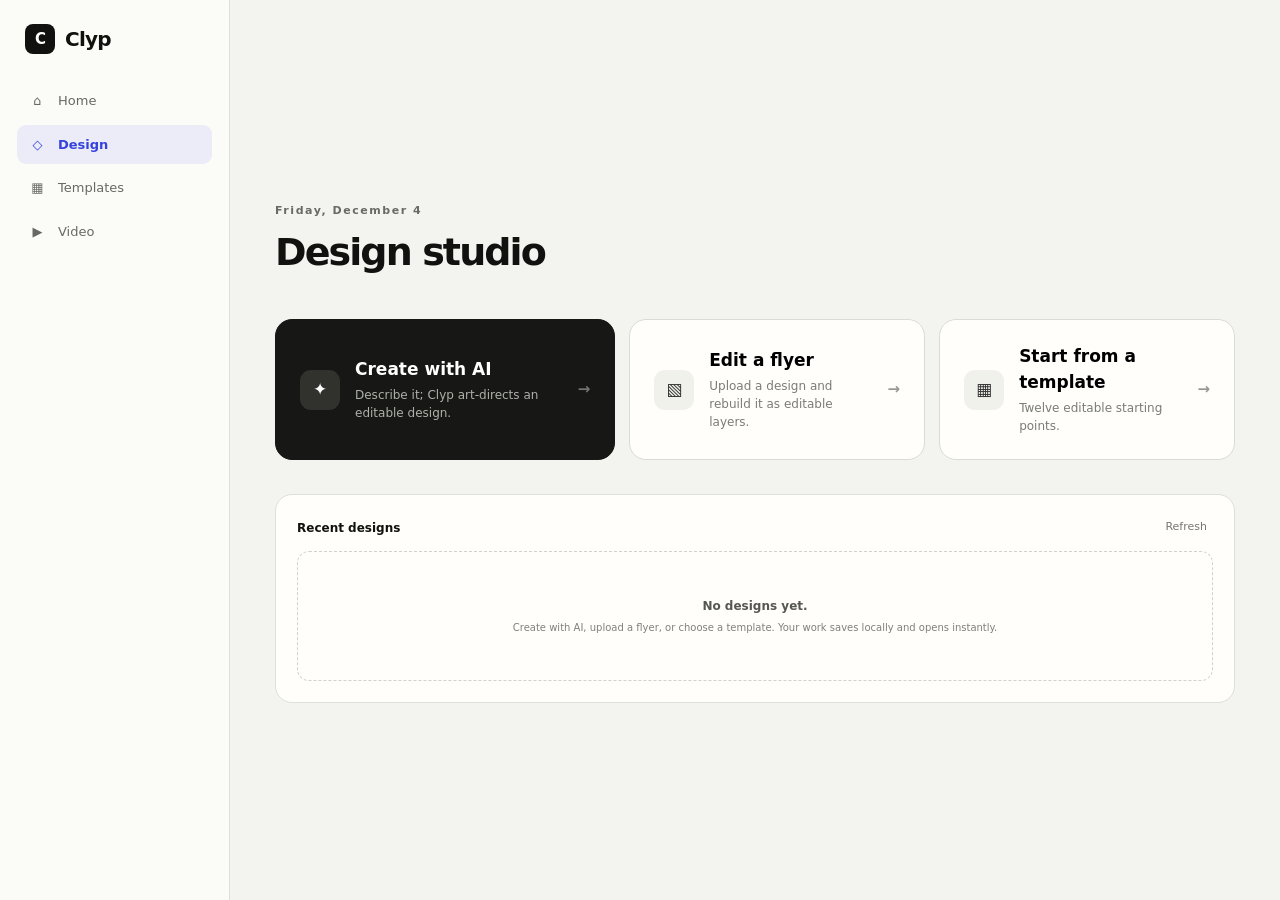
<file: app.html>
<!doctype html>
<html lang="en">
<head>
  <meta charset="utf-8">
  <meta name="viewport" content="width=device-width,initial-scale=1,viewport-fit=cover">
  <title>Clyp Design</title>
  <link rel="stylesheet" href="styles.css">
</head>
<body class="app-body">
<aside class="app-sidebar">
  <a class="brand" href="index.html"><span class="brand-mark">C</span><span>Clyp</span></a>
  <nav><a href="index.html"><span>⌂</span>Home</a><a class="selected" href="app.html"><span>◇</span>Design</a><a href="templates.html"><span>▦</span>Templates</a><a href="video.html"><span>▶</span>Video</a></nav>
</aside>
<main class="dashboard">
  <div class="dash-header"><div><span class="kicker" id="todayLabel"></span><h1>Design studio</h1></div></div>
  <div class="action-grid">
    <button class="action-card primary-action" data-action="ai"><span class="action-icon">✦</span><div><strong>Create with AI</strong><p>Describe it; Clyp art-directs an editable design.</p></div><b class="arrow">→</b></button>
    <button class="action-card" data-action="upload"><span class="action-icon">▧</span><div><strong>Edit a flyer</strong><p>Upload a design and rebuild it as editable layers.</p></div><b class="arrow">→</b></button>
    <button class="action-card" data-action="template"><span class="action-icon">▦</span><div><strong>Start from a template</strong><p>Twelve editable starting points.</p></div><b class="arrow">→</b></button>
  </div>
  <div class="recent-block">
    <div class="panel-heading"><span>Recent designs</span><button class="text-btn" id="refreshProjects" type="button">Refresh</button></div>
    <div class="recent-grid" id="recentProjects"></div>
  </div>
</main>
<div class="modal" id="createModal" aria-hidden="true"><div class="modal-card"><button class="modal-close" data-close aria-label="Close">×</button><div id="modalContent"></div></div></div>
<input type="file" id="flyerUpload" accept="image/png,image/jpeg,image/webp,application/pdf" hidden>
<script src="js/bootstrap.js"></script><script src="js/dashboard.js"></script>
</body>
</html>
</file>
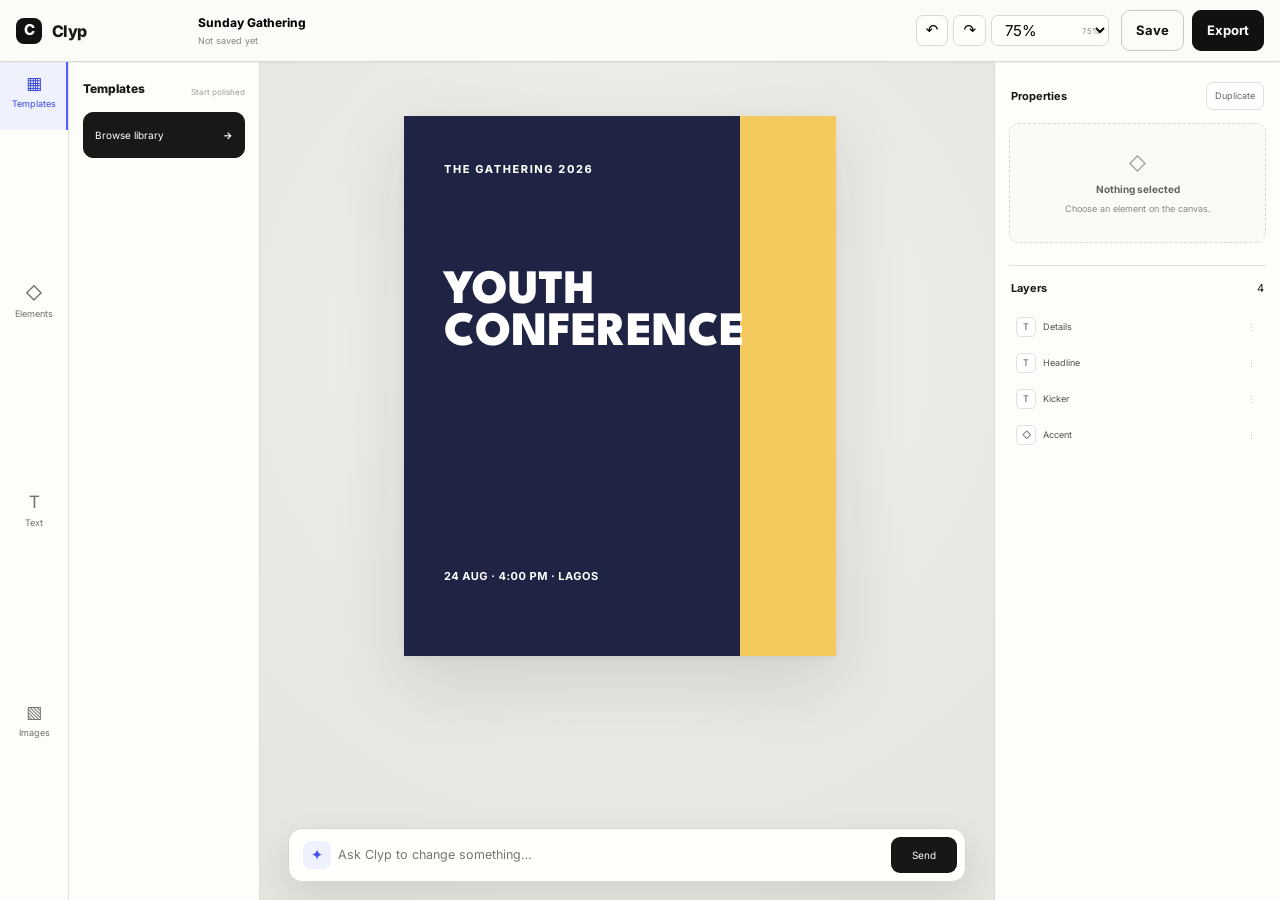
<file: editor.html>
<!doctype html>
<html lang="en">
<head>
  <meta charset="utf-8">
  <meta name="viewport" content="width=device-width,initial-scale=1,viewport-fit=cover">
  <title>Clyp Editor</title>
  <link rel="preconnect" href="https://fonts.googleapis.com">
  <link rel="preconnect" href="https://fonts.gstatic.com" crossorigin>
  <link href="https://fonts.googleapis.com/css2?family=Anton&family=Archivo+Black&family=Barlow+Condensed:wght@400;500;600;700;800;900&family=Bebas+Neue&family=Cormorant+Garamond:wght@500;600;700&family=DM+Sans:wght@400;500;600;700&family=DM+Serif+Display&family=Inter:wght@400;500;600;700;800;900&family=League+Spartan:wght@400;500;600;700;800;900&family=Libre+Baskerville:wght@400;700&family=Manrope:wght@400;500;600;700;800&family=Montserrat:wght@400;500;600;700;800;900&family=Oswald:wght@400;500;600;700&family=Playfair+Display:wght@500;600;700;800;900&family=Plus+Jakarta+Sans:wght@400;500;600;700;800&family=Poppins:wght@400;500;600;700;800&family=Sora:wght@400;500;600;700;800&family=Source+Sans+3:wght@400;500;600;700&family=Space+Grotesk:wght@400;500;600;700&family=Work+Sans:wght@400;500;600;700;800&display=swap" rel="stylesheet">
  <link rel="stylesheet" href="styles.css">
</head>
<body class="editor-body">
<header class="editor-topbar">
  <a class="brand compact" href="app.html"><span class="brand-mark">C</span><span>Clyp</span></a>
  <div class="project-title"><input id="projectName" value="Untitled design" aria-label="Project name"><span id="saveStatus">Saved</span></div>
  <div class="toolbar-center">
    <button id="undoBtn" title="Undo">↶</button><button id="redoBtn" title="Redo">↷</button>
    <div class="zoom-control"><select id="zoomSelect"><option>50%</option><option selected>75%</option><option>100%</option><option>125%</option></select><span id="zoomValue">75%</span></div>
  </div>
  <div class="top-actions"><button class="button ghost small mobile-props-btn" id="mobilePropsBtn">Properties</button><button class="button ghost small" id="saveBtn">Save</button><button class="button small" id="exportBtn">Export</button></div>
</header>

<div class="editor-shell">
  <aside class="editor-left" id="editorLeft">
    <button class="tool-tab active" data-panel="templates"><span>▦</span><em>Templates</em></button>
    <button class="tool-tab" data-panel="elements"><span>◇</span><em>Elements</em></button>
    <button class="tool-tab" data-panel="text"><span>T</span><em>Text</em></button>
    <button class="tool-tab" data-panel="uploads"><span>▧</span><em>Images</em></button>
    <div class="left-panel-content" id="leftPanel"></div>
  </aside>

  <main class="canvas-area">
    <div class="canvas-stage" id="canvasStage"><div class="design-canvas" id="designCanvas" tabindex="0"></div></div>
    <div class="ai-command" id="aiCommandBar"><span class="ask-dot">✦</span><input id="aiCommand" placeholder="Ask Clyp to change something…"><button id="aiSend">Send</button></div>
  </main>

  <aside class="editor-right" id="editorRight">
    <div class="mobile-sheet-head"><strong>Properties</strong><button id="closePropsBtn">×</button></div>
    <div class="properties-head"><strong>Properties</strong><button id="duplicateBtn">Duplicate</button></div>
    <div class="property-empty" id="propertyEmpty"><span>◇</span><strong>Nothing selected</strong><small>Choose an element on the canvas.</small></div>
    <div class="properties" id="properties" hidden>
      <label>Position<div class="split-input"><input type="number" id="propX" aria-label="X position"><input type="number" id="propY" aria-label="Y position"></div></label>
      <label>Size<div class="split-input"><input type="number" id="propW"><input type="number" id="propH"></div></label>
      <label>Opacity<input type="range" min="0.02" max="1" step="0.01" id="propOpacity"></label>

      <label id="textContentLabel">Text<textarea id="propText" rows="3"></textarea></label>
      <label id="fontFamilyLabel">Typeface<select id="propFont">
        <optgroup label="Display"><option>Bebas Neue</option><option>Anton</option><option>Archivo Black</option><option>Barlow Condensed</option><option>League Spartan</option><option>Oswald</option><option>Space Grotesk</option><option>Sora</option></optgroup>
        <optgroup label="Clean sans"><option>Inter</option><option>Manrope</option><option>Plus Jakarta Sans</option><option>DM Sans</option><option>Poppins</option><option>Montserrat</option><option>Work Sans</option><option>Source Sans 3</option></optgroup>
        <optgroup label="Editorial"><option>Playfair Display</option><option>DM Serif Display</option><option>Cormorant Garamond</option><option>Libre Baskerville</option><option>Georgia</option></optgroup>
        <optgroup label="System"><option>Arial Black</option><option>Arial Narrow</option><option>Arial</option><option>Impact</option><option>Trebuchet MS</option><option>Verdana</option><option>Times New Roman</option><option>system-ui</option></optgroup>
      </select></label>
      <label id="fontSizeLabel">Font size<input type="number" id="propFontSize"></label>
      <label id="fontWeightLabel">Weight<select id="propWeight"><option value="400">Regular</option><option value="500">Medium</option><option value="600">Semi Bold</option><option value="700">Bold</option><option value="800">Extra Bold</option><option value="900">Black</option></select></label>
      <label id="typeSpacingLabel">Type spacing<div class="split-input"><input type="number" id="propTracking" step="0.1" title="Letter spacing"><input type="number" id="propLine" step="0.05" title="Line height"></div></label>
      <label id="alignLabel">Alignment<select id="propAlign"><option value="left">Left</option><option value="center">Centre</option><option value="right">Right</option></select></label>

      <label id="shapeKindLabel">Shape<select id="propKind"><option value="rect">Rectangle</option><option value="ellipse">Ellipse</option><option value="pill">Pill</option><option value="line">Line</option><option value="triangle">Triangle</option></select></label>
      <label id="fillTypeLabel">Fill<select id="propFill"><option value="solid">Solid</option><option value="linear">Linear gradient</option></select></label>
      <label id="primaryColorLabel">Primary colour<input type="color" id="propColor"></label>
      <label id="secondColorLabel">Gradient<div class="split-input gradient-input"><input type="color" id="propColor2"><input type="number" id="propGradientAngle" min="0" max="360" placeholder="135°"></div></label>
      <label id="strokeLabel">Border<div class="split-input gradient-input"><input type="color" id="propStrokeColor"><input type="number" id="propStrokeWidth" min="0" max="20" step="0.5" placeholder="0"></div></label>
      <label id="shadowLabel">Shadow<div class="split-input"><input type="number" id="propShadowOpacity" min="0" max="0.9" step="0.05" placeholder="0"><input type="number" id="propShadowBlur" min="0" max="100" placeholder="24"></div></label>

      <label id="imageFitLabel">Image fit<select id="propImageFit"><option value="cover">Cover frame</option><option value="contain">Fit inside</option></select></label>
      <label id="imageBlendLabel">Blend mode<select id="propBlend"><option value="normal">Normal</option><option value="multiply">Multiply</option><option value="screen">Screen</option><option value="overlay">Overlay</option><option value="soft-light">Soft light</option></select></label>
      <label id="imageMaskLabel">Edge treatment<select id="propMask"><option value="none">None</option><option value="fade-bottom">Fade bottom</option><option value="fade-left">Fade left</option><option value="fade-right">Fade right</option><option value="soft-ellipse">Soft ellipse</option></select></label>
      <label id="imageGradeLabel">Image grade<div class="grade-grid"><span>Brightness<input type="range" min="0.3" max="1.7" step="0.05" id="propBrightness"></span><span>Contrast<input type="range" min="0.4" max="1.8" step="0.05" id="propContrast"></span><span>Saturation<input type="range" min="0" max="1.8" step="0.05" id="propSaturation"></span></div></label>
      <label id="imageRadiusLabel">Corner radius<input type="number" id="propImageRadius" min="0" max="120" step="1"></label><button class="button ghost small image-auto-button" id="autoBlendBtn" type="button">✦ Auto blend image</button>
      <button class="danger-link" id="deleteBtn">Delete element</button>
    </div>
    <div class="layers-section"><div class="properties-head"><strong>Layers</strong><span id="layerCount">0</span></div><div id="layerList"></div></div>
  </aside>
</div>
<input type="file" id="localImageInput" accept="image/png,image/jpeg,image/webp,image/gif" hidden multiple>
<div class="toast" id="toast"></div>
<script src="js/bootstrap.js"></script><script src="js/editor.js"></script>
</body></html>
</file>
<file: styles.css>
:root{--bg:#f4f2ed;--paper:#fffefa;--ink:#11120f;--muted:#74766f;--line:#dedfd8;--accent:#4e5dff;--accent-dark:#313fd8;--dark:#161714;--radius:18px;--shadow:0 24px 70px rgba(17,18,15,.08)}*{box-sizing:border-box}html{scroll-behavior:smooth}body{margin:0;font-family:Inter,ui-sans-serif,system-ui,-apple-system,BlinkMacSystemFont,"Segoe UI",sans-serif;color:var(--ink);background:var(--bg);font-size:15px;line-height:1.5}button,input,textarea,select{font:inherit}a{color:inherit;text-decoration:none}button{cursor:pointer}.site-header{height:78px;display:flex;align-items:center;justify-content:space-between;max-width:1240px;margin:0 auto;padding:0 24px;border-bottom:1px solid rgba(17,18,15,.07)}.brand{display:inline-flex;align-items:center;gap:10px;font-weight:800;font-size:20px;letter-spacing:-.04em}.brand-mark{width:30px;height:30px;border-radius:8px;background:var(--ink);color:white;display:grid;place-items:center;font-size:15px}.site-nav{display:flex;gap:30px;color:#4b4d47;font-size:14px}.site-nav a:hover,.active-link{color:var(--ink);font-weight:650}.header-actions{display:flex;align-items:center;gap:14px}.link-btn{font-size:14px}.button{display:inline-flex;align-items:center;justify-content:center;gap:9px;background:var(--ink);color:white;border:1px solid var(--ink);border-radius:11px;padding:13px 17px;font-weight:700;transition:.2s ease}.button:hover{transform:translateY(-1px);box-shadow:0 8px 20px rgba(17,18,15,.15)}.button.small{padding:10px 14px;font-size:13px;border-radius:9px}.button.ghost{background:transparent;color:var(--ink);border-color:#c9cbc3}.button.light{background:white;color:var(--ink);border-color:white}.button.full{width:100%}.section-shell{max-width:1240px;margin:0 auto;padding:104px 24px}.hero{display:grid;grid-template-columns:.88fr 1.12fr;min-height:730px;align-items:center;gap:72px}.eyebrow,.kicker{font-size:11px;letter-spacing:.14em;font-weight:800;color:#686a64}.hero h1,.page-intro h1{font-size:72px;line-height:.95;letter-spacing:-.065em;margin:16px 0 24px;max-width:650px}.lead{font-size:19px;line-height:1.6;color:#5d6059;max-width:570px}.hero-actions{display:flex;gap:12px;margin-top:32px}.trust-row{display:flex;gap:22px;margin-top:36px;color:#777970;font-size:12px}.trust-row span:before{content:"✓";margin-right:7px;color:var(--accent)}.hero-product{position:relative}.editor-window{background:#f9f9f5;border:1px solid #d8d9d2;border-radius:16px;box-shadow:0 38px 100px rgba(16,17,15,.14);overflow:hidden}.window-top{height:46px;display:flex;align-items:center;gap:7px;padding:0 15px;background:#f1f1ec;border-bottom:1px solid #dbdcd5}.window-dot{width:8px;height:8px;border-radius:50%;background:#c1c2bc}.window-title{margin-left:10px;font-size:11px;color:#7b7d76}.mini-layout{display:grid;grid-template-columns:70px 1fr;min-height:520px}.mini-side{border-right:1px solid #e1e1db;padding:20px 10px;display:flex;align-items:center;flex-direction:column;gap:26px;color:#73756f;font-size:10px}.mini-side b{background:var(--ink);color:white;width:30px;height:30px;display:grid;place-items:center;border-radius:8px}.mini-workspace{position:relative;background:#e9e9e4;padding:52px 30px 82px}.mini-toolbar{position:absolute;left:0;top:0;right:0;height:42px;background:#fffefa;border-bottom:1px solid #ddd;display:flex;justify-content:flex-end;gap:24px;align-items:center;padding:0 16px;font-size:10px}.poster-card{width:330px;height:410px;margin:auto;background:#1f2240;color:white;padding:42px 35px;position:relative;box-shadow:0 18px 40px rgba(0,0,0,.13);background-image:linear-gradient(140deg,#202342 0%,#202342 56%,#4e5dff 56%,#4e5dff 100%)}.poster-card:after{content:"";position:absolute;width:150px;height:150px;border-radius:50%;background:#f6c75d;right:-35px;bottom:-30px;opacity:.97}.poster-kicker{font-size:9px;letter-spacing:.2em}.poster-title{font-size:43px;line-height:.85;font-weight:850;letter-spacing:-.05em;margin-top:70px}.poster-rule{width:54px;height:3px;background:#f6c75d;margin:22px 0}.poster-card p{font-size:13px}.poster-meta{display:flex;gap:15px;font-size:9px;font-weight:700;margin-top:48px;position:relative;z-index:2}.ask-bar{position:absolute;left:24px;right:24px;bottom:18px;background:white;border:1px solid #dadbd5;border-radius:12px;height:48px;display:flex;align-items:center;padding:0 12px;font-size:10px;color:#80827c;box-shadow:0 8px 22px rgba(0,0,0,.05)}.ask-dot{width:26px;height:26px;border-radius:8px;background:#eeefff;color:var(--accent);display:grid;place-items:center;margin-right:10px}.ask-bar button{margin-left:auto;border:0;background:var(--ink);color:white;border-radius:7px;padding:7px 10px;font-size:9px}.trio-section{padding-top:130px}.section-heading{max-width:780px;margin-bottom:48px}.section-heading.narrow{max-width:800px}.section-heading h2,.editable-copy h2,.pricing-teaser h2,.final-cta h2{font-size:52px;line-height:1.02;letter-spacing:-.055em;margin:12px 0 16px}.section-heading p,.editable-copy p{color:#666962;font-size:17px}.start-grid{display:grid;grid-template-columns:1.15fr .925fr .925fr;gap:18px}.start-panel{min-height:490px;background:var(--paper);border:1px solid #dfe0d9;border-radius:22px;padding:28px;overflow:hidden;position:relative}.dark-panel{background:#171815;color:white;border-color:#171815}.panel-index{font-size:11px;letter-spacing:.12em;opacity:.55}.start-panel h3{font-size:29px;letter-spacing:-.04em;margin:80px 0 10px}.start-panel p{color:#72746d;max-width:360px}.dark-panel p{color:#bfc1ba}.chat-demo{position:absolute;left:24px;right:24px;bottom:24px;display:flex;flex-direction:column;gap:10px}.bubble{max-width:80%;padding:13px 14px;border-radius:14px;font-size:12px}.bubble.user{align-self:flex-end;background:#fff;color:#181916;border-bottom-right-radius:4px}.bubble.ai{background:#272823;color:#e5e6df;border-bottom-left-radius:4px}.brief-chip-row{display:flex;gap:7px}.brief-chip-row span{font-size:9px;border:1px solid #40413b;border-radius:20px;padding:5px 8px;color:#b9bab4}.rebuild-demo{display:flex;align-items:center;justify-content:center;gap:18px;margin-top:56px}.flat-flyer{width:105px;height:150px;background:#f5b942;padding:20px 12px;font-size:20px;font-weight:900;line-height:.9;display:flex;flex-direction:column;justify-content:flex-end}.flat-flyer small{font-size:9px;margin-top:8px}.arrow-flow{font-size:28px;color:#9a9c96}.layer-stack{width:130px;display:flex;flex-direction:column;gap:7px}.layer-stack span{border:1px solid #d6d7d0;background:#f7f7f3;border-radius:8px;padding:9px 10px;font-size:10px}.template-stack{position:relative;height:180px;margin-top:45px}.temp{position:absolute;width:115px;height:155px;padding:18px;font-weight:900;line-height:.9;box-shadow:0 10px 24px rgba(0,0,0,.08)}.temp small{font-size:8px}.temp.a{background:#fbddd3;left:14px;top:12px;transform:rotate(-6deg)}.temp.b{background:#1b1d1d;color:white;left:90px;top:0;z-index:2}.temp.c{background:#dfe4ff;color:#303b9f;left:165px;top:18px;transform:rotate(6deg)}.intelligence-section{padding-top:90px}.before-after{display:grid;grid-template-columns:1fr .36fr 1fr;gap:24px;align-items:center}.design-sample{min-height:420px;border-radius:22px;padding:34px;position:relative;overflow:hidden}.design-sample.bad{background:#fff2e7;border:1px solid #efd6c3}.design-sample.bad h4{font-family:Georgia,serif;font-size:47px;color:#ef552f;text-align:center;margin:58px 0 10px;text-shadow:3px 3px 0 #ffd429}.design-sample.bad p{text-align:center;color:#6b4d42;font-size:18px}.design-sample.bad button{display:block;margin:35px auto 0;background:#1b5cff;color:white;border:4px solid #222;padding:13px 22px;font-weight:900}.floating-star{position:absolute;font-size:74px;color:#ffd429;right:15px;top:10px;transform:rotate(24deg)}.sample-label{font-size:11px;font-weight:800;letter-spacing:.12em;opacity:.55}.design-sample.good{background:#151816;color:white;display:flex;flex-direction:column;justify-content:flex-end}.design-sample.good:before{content:"";position:absolute;width:260px;height:260px;border-radius:50%;background:#4859ff;right:-50px;top:-50px}.small-kicker{position:relative;font-size:10px;letter-spacing:.18em;color:#b7bbb1}.design-sample.good h4{position:relative;font-size:52px;line-height:.95;letter-spacing:-.05em;margin:18px 0}.design-sample.good p{position:relative;color:#c9cbc5}.design-sample.good button{position:relative;align-self:flex-start;background:white;border:0;border-radius:8px;padding:11px 14px;margin-top:14px;font-weight:750}.intelligence-list{display:flex;flex-direction:column;gap:12px;text-align:center;color:#7a7c76;font-size:11px}.editable-section{display:grid;grid-template-columns:1fr .75fr;gap:100px;align-items:center}.editable-copy{max-width:620px}.text-link{font-weight:750;border-bottom:1px solid #999;padding-bottom:3px}.layers-card{background:var(--paper);border:1px solid #dbdcd5;border-radius:20px;padding:18px;box-shadow:var(--shadow)}.layers-title,.layer-row{display:flex;align-items:center;justify-content:space-between}.layers-title{font-size:12px;font-weight:800;padding:6px 8px 14px}.layer-row{justify-content:flex-start;gap:11px;border-radius:9px;padding:11px 10px;margin:4px 0;color:#656861;font-size:13px}.layer-row.active{background:#eeefff;color:#3341d6}.pricing-teaser{border-top:1px solid #d9dad4;border-bottom:1px solid #d9dad4;display:grid;grid-template-columns:1.1fr 1fr auto;gap:45px;align-items:center}.pricing-teaser h2{font-size:38px}.mini-price-grid{display:grid;grid-template-columns:1fr 1fr;border:1px solid #d6d7d1;border-radius:16px;overflow:hidden}.mini-price-grid>div{padding:20px;display:flex;flex-direction:column;background:#fffefa}.mini-price-grid .featured{background:#171815;color:white}.mini-price-grid strong{font-size:24px;margin:8px 0 2px}.mini-price-grid small{opacity:.65}.final-cta{background:#171815;color:white;max-width:none;text-align:center;padding:120px 24px}.final-cta h2{font-size:64px}.brand-large{font-size:18px;font-weight:900;letter-spacing:-.05em}.site-footer{max-width:1240px;margin:0 auto;padding:42px 24px;display:grid;grid-template-columns:auto 1fr auto;gap:50px;align-items:center;color:#777a73;font-size:12px}.site-footer p{max-width:550px}.page-intro{padding-top:20px;margin-bottom:40px}.page-intro.centered{text-align:center;max-width:780px;margin:0 auto 50px}.page-intro.centered h1{margin-left:auto;margin-right:auto}.page-intro p{font-size:18px;color:#6b6e67;max-width:650px}.template-page,.pricing-page{padding-top:80px}.filter-row{display:flex;flex-wrap:wrap;gap:9px;margin-bottom:30px}.filter-chip{border:1px solid #d6d7d0;background:transparent;border-radius:30px;padding:9px 13px;font-size:12px;color:#666861}.filter-chip.active{background:var(--ink);color:white;border-color:var(--ink)}.template-gallery{display:grid;grid-template-columns:repeat(4,1fr);gap:18px}.template-card{background:#fffefa;border:1px solid #ddded7;border-radius:17px;overflow:hidden;transition:.2s}.template-card:hover{transform:translateY(-3px);box-shadow:0 20px 50px rgba(17,18,15,.08)}.template-preview{aspect-ratio:4/5;padding:24px;display:flex;flex-direction:column;justify-content:space-between;position:relative}.template-preview h3{font-size:34px;line-height:.9;letter-spacing:-.05em;margin:0}.template-preview .preview-foot{display:flex;justify-content:space-between;align-items:flex-end;font-size:10px}.template-meta{padding:14px 16px 16px;display:flex;justify-content:space-between;align-items:center}.template-meta div{display:flex;flex-direction:column}.template-meta small{color:#81837d}.template-meta button{border:0;background:#f0f0eb;border-radius:8px;padding:8px 10px;font-size:11px;font-weight:700}.pricing-grid{display:grid;grid-template-columns:repeat(4,1fr);gap:16px;align-items:stretch}.price-card{background:#fffefa;border:1px solid #dbdcd5;border-radius:20px;padding:27px;display:flex;flex-direction:column;justify-content:space-between;min-height:500px;position:relative}.price-card.pro{background:#171815;color:white;border-color:#171815;transform:translateY(-14px)}.best-value{position:absolute;top:14px;right:14px;background:#4e5dff;padding:5px 9px;border-radius:20px;font-size:9px;text-transform:uppercase;letter-spacing:.1em}.plan-name{font-weight:800}.price{font-size:42px;letter-spacing:-.05em;font-weight:850;margin-top:20px}.price small{font-size:13px;letter-spacing:0;font-weight:500;opacity:.65}.price-card p{color:#777970}.price-card.pro p{color:#b8bab4}.price-card ul{list-style:none;padding:0;margin:28px 0}.price-card li{padding:9px 0;border-bottom:1px solid #ecece6;font-size:13px}.price-card.pro li{border-color:#2f302d}.price-card li:before{content:"✓";margin-right:8px;color:var(--accent)}.pricing-note{margin-top:50px;border-top:1px solid #d8d9d2;padding-top:24px;display:flex;justify-content:space-between;color:#6e706a}.pricing-note strong{color:var(--ink)}.auth-page{min-height:100vh;background:#f3f1ec;padding:30px}.auth-brand{position:absolute;left:34px;top:32px}.auth-shell{min-height:calc(100vh - 60px);display:grid;grid-template-columns:1fr 460px;max-width:1120px;margin:auto;align-items:center;gap:100px}.auth-copy h1{font-size:65px;letter-spacing:-.06em;line-height:.96;margin:14px 0}.auth-copy p{font-size:18px;color:#6a6d66}.auth-card{background:#fffefa;border:1px solid #dadbd4;border-radius:20px;padding:34px;box-shadow:var(--shadow)}.auth-card h2{font-size:30px;letter-spacing:-.04em;margin:0 0 26px}.auth-card label{display:flex;flex-direction:column;gap:8px;font-size:12px;font-weight:700;margin:15px 0}.auth-card input{height:46px;border:1px solid #d6d7d0;border-radius:9px;padding:0 12px;background:#fafaf7}.form-meta{font-size:12px;text-align:center;color:#767871}.form-meta a{font-weight:750;color:var(--ink)}.form-message{min-height:18px;font-size:12px;margin-top:10px}.app-body{display:grid;grid-template-columns:230px 1fr;min-height:100vh;background:#f3f3ef}.app-sidebar{position:sticky;top:0;height:100vh;background:#fbfbf8;border-right:1px solid #dedfd8;padding:24px 17px;display:flex;flex-direction:column}.app-sidebar .brand{padding:0 8px 27px}.app-sidebar nav{display:flex;flex-direction:column;gap:4px}.app-sidebar nav a{display:flex;align-items:center;gap:11px;padding:10px 11px;border-radius:9px;color:#676963;font-size:13px}.app-sidebar nav a.selected{background:#ececf8;color:#3543dc;font-weight:750}.app-sidebar nav span{width:19px;text-align:center}.sidebar-bottom{margin-top:auto}.usage-mini{border:1px solid #ddded7;border-radius:12px;padding:12px;margin-bottom:14px}.usage-top{display:flex;justify-content:space-between;font-size:10px}.usage-mini small{font-size:9px;color:#7a7c76}.progress{height:5px;background:#e7e8e2;border-radius:99px;overflow:hidden;margin:8px 0}.progress i{display:block;height:100%;background:var(--accent);border-radius:99px}.profile-mini{display:flex;align-items:center;gap:10px;border-top:1px solid #e1e2dc;padding:16px 5px 0}.avatar{width:34px;height:34px;border-radius:50%;background:#20211f;color:white;display:grid;place-items:center;font-size:11px;font-weight:800}.profile-mini div:last-child{display:flex;flex-direction:column}.profile-mini strong{font-size:11px}.profile-mini small{font-size:9px;color:#81837d}.dashboard{padding:38px 45px;max-width:1320px;width:100%;margin:auto}.dash-header{display:flex;justify-content:space-between;align-items:center}.dash-header h1{font-size:38px;letter-spacing:-.05em;margin:4px 0}.muted{color:#888a84;font-size:11px}.icon-btn{border:1px solid #d9dad4;background:#fbfbf8;border-radius:50%;width:38px;height:38px}.action-grid{display:grid;grid-template-columns:1.15fr 1fr 1fr;gap:14px;margin:34px 0}.action-card{border:1px solid #dadbd4;background:#fffefa;border-radius:17px;padding:24px;text-align:left;display:grid;grid-template-columns:auto 1fr auto;align-items:center;gap:15px;min-height:130px}.action-card:hover{border-color:#bfc1ba;transform:translateY(-1px)}.primary-action{background:#171815;color:white;border-color:#171815}.action-icon{width:40px;height:40px;border-radius:11px;background:#f1f1ec;display:grid;place-items:center;font-size:17px;color:#333}.primary-action .action-icon{background:#31322e;color:white}.action-card strong{font-size:17px}.action-card p{margin:4px 0 0;color:#7a7c75;font-size:12px}.primary-action p{color:#aeb0aa}.arrow{opacity:.4}.dashboard-row{display:grid;grid-template-columns:1fr 280px;gap:18px}.recent-block,.usage-card{background:#fffefa;border:1px solid #dedfd8;border-radius:17px;padding:21px}.row-title{display:flex;justify-content:space-between;align-items:center}.row-title h2,.usage-card h3{font-size:18px;margin:0 0 18px}.text-btn{border:0;background:transparent;font-size:11px;color:#74766f}.recent-grid{display:grid;grid-template-columns:repeat(3,1fr);gap:12px}.recent-project{border:1px solid #e0e1da;border-radius:12px;overflow:hidden;background:#fafaf7}.project-thumb{aspect-ratio:4/3;background:#e6e8ff;padding:16px;position:relative}.project-thumb .mini-title{font-size:22px;line-height:.95;font-weight:850;max-width:120px}.project-info{padding:11px 12px}.project-info strong{font-size:11px;display:block}.project-info small{font-size:9px;color:#83857f}.empty-projects{grid-column:1/-1;padding:45px;text-align:center;border:1px dashed #d1d2cc;border-radius:12px;color:#7e8079;font-size:12px}.usage-card{align-self:start}.usage-card h3{margin:7px 0 25px;font-size:25px}.usage-item{margin:20px 0}.usage-item>div:first-child{display:flex;justify-content:space-between;font-size:10px}.usage-item strong{font-size:10px}.usage-card>a{font-size:11px;font-weight:750}.modal{position:fixed;inset:0;background:rgba(17,18,15,.4);display:none;align-items:center;justify-content:center;padding:20px;z-index:20}.modal.open{display:flex}.modal-card{width:min(610px,100%);background:#fffefa;border-radius:20px;padding:28px;position:relative;box-shadow:0 35px 100px rgba(0,0,0,.24)}.modal-close{position:absolute;right:18px;top:15px;border:0;background:transparent;font-size:26px;color:#777}.brief-form h2{font-size:29px;letter-spacing:-.04em;margin:0 0 6px}.brief-form p{color:#777970;margin-top:0}.brief-form label{display:flex;flex-direction:column;gap:7px;margin:17px 0;font-size:11px;font-weight:750}.brief-form input,.brief-form textarea,.brief-form select{border:1px solid #d6d7d0;border-radius:9px;padding:11px;background:#fafaf7}.brief-actions{display:flex;justify-content:flex-end;gap:9px;margin-top:22px}.upload-drop{border:1px dashed #bfc1ba;border-radius:15px;padding:55px 30px;text-align:center}.upload-drop strong{display:block;font-size:18px;margin-bottom:5px}.upload-drop p{font-size:12px;color:#777}.editor-body{height:100vh;overflow:hidden;background:#ecece7}.editor-topbar{height:58px;background:#fbfbf8;border-bottom:1px solid #d9dad4;display:grid;grid-template-columns:220px 1fr auto 240px;align-items:center;padding:0 14px;gap:15px}.brand.compact{font-size:16px}.brand.compact .brand-mark{width:26px;height:26px}.project-title{display:flex;flex-direction:column;max-width:320px}.project-title input{border:0;background:transparent;font-weight:750;outline:0;padding:0}.project-title span{font-size:9px;color:#83857f}.toolbar-center{display:flex;gap:5px}.toolbar-center button,.toolbar-center select{border:1px solid #d7d8d1;background:#fffefa;border-radius:7px;height:31px;padding:0 9px}.top-actions{display:flex;justify-content:flex-end;gap:8px}.editor-shell{display:grid;grid-template-columns:240px 1fr 250px;height:calc(100vh - 58px)}.editor-left,.editor-right{background:#fbfbf8}.editor-left{border-right:1px solid #d9dad4;display:grid;grid-template-columns:64px 1fr;position:relative}.tool-tab{grid-column:1;border:0;background:transparent;padding:15px 4px;font-size:9px;color:#6f716b;display:flex;flex-direction:column;align-items:center;gap:5px;height:62px}.tool-tab.active{color:#3442d9;background:#eeeefa}.left-panel-content{position:absolute;left:64px;right:0;top:0;bottom:0;border-left:1px solid #e0e1db;padding:14px;overflow:auto}.left-panel-content h3{font-size:13px}.tool-tile{border:1px solid #dcded7;border-radius:9px;margin:8px 0;padding:10px;font-size:10px;background:white}.canvas-area{position:relative;display:flex;align-items:center;justify-content:center;padding:40px 40px 85px;overflow:auto}.canvas-stage{min-width:700px;min-height:620px;display:grid;place-items:center}.design-canvas{position:relative;width:432px;height:540px;background:white;box-shadow:0 20px 55px rgba(17,18,15,.12);overflow:hidden;transform-origin:center}.canvas-element{position:absolute;outline:1px solid transparent;user-select:none}.canvas-element.selected{outline:2px solid #4e5dff;outline-offset:2px}.canvas-element.text{white-space:pre-wrap;cursor:move}.canvas-element.shape{cursor:move}.ai-command{position:absolute;left:50%;transform:translateX(-50%);bottom:20px;width:min(670px,calc(100% - 70px));height:49px;background:#fffefa;border:1px solid #d6d7d0;border-radius:12px;display:flex;align-items:center;padding:0 9px 0 11px;box-shadow:0 12px 30px rgba(0,0,0,.08)}.ai-command input{flex:1;border:0;background:transparent;outline:0;font-size:12px}.ai-command button{border:0;background:#171815;color:white;border-radius:8px;padding:8px 12px;font-size:10px}.editor-right{border-left:1px solid #d9dad4;padding:13px;overflow:auto}.properties-head{display:flex;justify-content:space-between;align-items:center;font-size:11px;padding:5px 0 12px}.properties-head button{border:0;background:transparent;font-size:9px;color:#63665f}.property-empty{border:1px dashed #d8d9d3;border-radius:9px;padding:24px 12px;text-align:center;color:#888a84;font-size:10px}.properties label{display:flex;flex-direction:column;gap:6px;font-size:9px;font-weight:750;margin:12px 0}.properties input,.properties textarea{border:1px solid #d7d8d1;border-radius:7px;background:white;padding:8px;font-size:10px}.split-input{display:grid;grid-template-columns:1fr 1fr;gap:6px}.danger-link{border:0;background:transparent;color:#be3f33;padding:8px 0;font-size:10px}.layers-section{border-top:1px solid #e0e1da;margin-top:18px;padding-top:10px}.layer-item{padding:8px;border-radius:7px;font-size:9px;display:flex;justify-content:space-between;cursor:pointer}.layer-item.active{background:#eeeefa;color:#3442d9}.toast{position:fixed;left:50%;bottom:24px;transform:translate(-50%,20px);background:#171815;color:white;border-radius:9px;padding:9px 13px;font-size:10px;opacity:0;pointer-events:none;transition:.2s;z-index:50}.toast.show{opacity:1;transform:translate(-50%,0)}@media(max-width:1050px){.hero{grid-template-columns:1fr;gap:45px}.hero-copy{padding-top:40px}.hero h1,.page-intro h1{font-size:58px}.start-grid{grid-template-columns:1fr 1fr}.start-grid .dark-panel{grid-column:1/-1}.pricing-grid{grid-template-columns:1fr 1fr}.price-card.pro{transform:none}.template-gallery{grid-template-columns:repeat(3,1fr)}.pricing-teaser{grid-template-columns:1fr}.app-body{grid-template-columns:76px 1fr}.app-sidebar{padding:20px 9px}.app-sidebar .brand span:last-child,.app-sidebar nav a:not(.selected){font-size:0}.app-sidebar nav a{justify-content:center}.app-sidebar nav span{font-size:14px}.usage-mini,.profile-mini div:last-child{display:none}.profile-mini{justify-content:center}.dashboard-row{grid-template-columns:1fr}.usage-card{display:none}}@media(max-width:760px){.site-header{height:68px}.site-nav{display:none}.header-actions .link-btn{display:none}.section-shell{padding:72px 18px}.hero{min-height:auto}.hero h1,.page-intro h1{font-size:48px}.lead{font-size:16px}.hero-actions{flex-direction:column;align-items:flex-start}.trust-row{flex-direction:column;gap:6px}.mini-layout{grid-template-columns:52px 1fr}.poster-card{width:260px;height:330px}.poster-title{font-size:34px;margin-top:40px}.section-heading h2,.editable-copy h2,.final-cta h2{font-size:40px}.start-grid,.before-after,.editable-section,.pricing-grid,.auth-shell{grid-template-columns:1fr}.intelligence-list{flex-direction:row;flex-wrap:wrap;justify-content:center}.template-gallery{grid-template-columns:1fr 1fr}.site-footer{grid-template-columns:1fr;gap:12px}.auth-shell{gap:30px;padding-top:80px}.auth-copy h1{font-size:48px}.app-body{grid-template-columns:1fr}.app-sidebar{display:none}.dashboard{padding:24px 16px}.action-grid{grid-template-columns:1fr}.recent-grid{grid-template-columns:1fr 1fr}.editor-shell{grid-template-columns:64px 1fr}.editor-right{display:none}.editor-left{grid-template-columns:64px}.left-panel-content{display:none}.editor-topbar{grid-template-columns:auto 1fr auto}.toolbar-center{display:none}.top-actions .ghost{display:none}.project-title{max-width:130px}.canvas-stage{min-width:520px}.pricing-note{flex-direction:column;gap:10px}}.system-banner{position:fixed;left:50%;bottom:18px;transform:translateX(-50%);z-index:9999;display:flex;gap:10px;align-items:center;max-width:min(760px,calc(100vw - 32px));padding:12px 16px;border:1px solid #e4b7ad;background:#fff7f4;color:#6d2f27;border-radius:12px;box-shadow:0 12px 32px rgba(24,20,18,.12);font-size:13px}.system-banner span{color:#7d5a54}.ai-working{text-align:center;padding:24px 6px}.ai-loader{height:4px;background:#ecece8;border-radius:99px;overflow:hidden;margin-top:26px}.ai-loader i{display:block;width:35%;height:100%;background:#171815;border-radius:99px;animation:clyp-loading 1.1s ease-in-out infinite}@keyframes clyp-loading{0%{transform:translateX(-110%)}100%{transform:translateX(310%)}}

/* ===== CLYP FAST DEV / EDITOR POLISH ===== */
:root{--clyp-ink:#181916;--clyp-muted:#777a73;--clyp-line:#dedfd8;--clyp-paper:#fbfbf8;--clyp-accent:#5362ff;--clyp-stage:#e9e9e4}
button,a,input,textarea,select{transition:border-color .16s ease,background-color .16s ease,color .16s ease,box-shadow .16s ease,transform .16s ease}
.editor-body{background:var(--clyp-stage);color:var(--clyp-ink)}
.editor-topbar{height:64px;grid-template-columns:190px minmax(180px,1fr) auto minmax(300px,auto);padding:0 16px;background:rgba(251,251,248,.96);backdrop-filter:blur(14px);box-shadow:0 1px 0 rgba(20,22,18,.04);position:relative;z-index:50}
.editor-shell{height:calc(100vh - 64px);grid-template-columns:252px minmax(0,1fr) 270px}
.editor-left,.editor-right{background:#fdfdfa}
.editor-left{grid-template-columns:68px 1fr}
.tool-tab{height:68px;padding:13px 4px;border-radius:0;cursor:pointer}
.tool-tab span{font-size:17px;line-height:1}.tool-tab.active{background:#f0f1ff;color:#3847dd;box-shadow:inset -2px 0 0 #5362ff}
.left-panel-content{left:68px;padding:18px 14px;background:#fdfdfa}.panel-heading{display:flex;justify-content:space-between;align-items:flex-end;margin:2px 2px 15px}.panel-heading span{font-weight:800;font-size:13px}.panel-heading small{font-size:9px;color:#999b95}
.tool-grid{display:grid;grid-template-columns:1fr 1fr;gap:8px}.tool-tile{width:100%;min-height:46px;border-color:#e0e1da;background:#fff;border-radius:10px;display:flex;align-items:center;gap:9px;padding:11px;cursor:pointer;text-align:left}.tool-tile:hover{border-color:#c9cbc3;background:#fff;box-shadow:0 5px 16px rgba(20,22,18,.045);transform:translateY(-1px)}.tool-tile.featured{justify-content:space-between;background:#181916;color:#fff;border-color:#181916}.tile-icon{display:block;width:20px;height:15px;border:1.5px solid #73766e}.tile-icon.circle{width:18px;height:18px;border-radius:50%}.text-sample{width:28px;font-size:18px}.text-sample.body{font-size:13px;font-weight:500}
.canvas-area{background:radial-gradient(circle at 50% 35%,#f2f2ee 0,#e9e9e4 54%,#e5e5e0 100%);padding:48px 44px 92px;overflow:auto;overscroll-behavior:contain}.canvas-stage{min-width:680px;min-height:660px}.design-canvas{box-shadow:0 24px 70px rgba(25,27,22,.13),0 2px 8px rgba(25,27,22,.05);transform-origin:center;contain:layout paint style;touch-action:none}.canvas-element{outline:0!important;touch-action:none;will-change:transform;cursor:grab;backface-visibility:hidden}.canvas-element.dragging{cursor:grabbing}.canvas-element.text{overflow:hidden}.canvas-element.is-selected{filter:none}
.selection-box{position:absolute;display:none;pointer-events:none;border:1.5px solid var(--clyp-accent);box-shadow:0 0 0 1px rgba(255,255,255,.7);box-sizing:border-box}.selection-box.visible{display:block}.resize-handle{pointer-events:auto;position:absolute;width:10px;height:10px;border:2px solid #fff;background:var(--clyp-accent);border-radius:50%;right:-6px;bottom:-6px;cursor:nwse-resize;box-shadow:0 1px 4px rgba(20,22,18,.22)}
body.is-dragging,body.is-resizing{user-select:none}.ai-command{height:54px;bottom:22px;width:min(720px,calc(100% - 72px));border-color:#d5d6cf;border-radius:14px;padding:0 8px 0 14px;box-shadow:0 14px 35px rgba(20,22,18,.1);background:rgba(255,255,252,.97);backdrop-filter:blur(12px)}.ask-dot{display:grid;place-items:center;width:28px;height:28px;border-radius:8px;background:#f0f1ff;color:#4352e8;margin-right:5px}.ai-command input{font-size:12.5px}.ai-command button{min-width:66px;height:36px;border-radius:9px;display:flex;align-items:center;justify-content:center;gap:6px}.mini-spinner{width:11px;height:11px;border:1.5px solid rgba(255,255,255,.35);border-top-color:#fff;border-radius:50%;animation:clyp-spin .7s linear infinite}@keyframes clyp-spin{to{transform:rotate(360deg)}}
.editor-right{padding:16px 14px}.properties-head{padding:4px 2px 13px}.properties-head>div{display:flex;flex-direction:column;gap:2px}.properties-head small{font-size:8px;color:#999b95;font-weight:500}.properties-head button{border:1px solid #dfe0d9;background:#fff;border-radius:7px;padding:6px 8px;cursor:pointer}.property-empty{min-height:120px;display:flex;flex-direction:column;align-items:center;justify-content:center;gap:5px;background:#fafaf7}.property-empty span{font-size:18px;color:#a4a69f}.property-empty strong{font-size:10px;color:#62645e}.property-empty small{font-size:9px}.properties label{font-size:9px;color:#62645e}.properties input,.properties textarea{font-size:11px;border-color:#dedfd8}.split-input>div{display:grid;grid-template-columns:22px 1fr;align-items:center;border:1px solid #dedfd8;background:#fff;border-radius:8px;overflow:hidden}.split-input>div span{font-size:8px;color:#9a9c95;text-align:center}.split-input>div input{border:0;border-left:1px solid #eee;padding:8px 7px;border-radius:0}.properties input[type=color]{height:38px;padding:5px}.layers-section{margin-top:22px}.layer-item{width:100%;border:0;background:transparent;padding:8px 7px;display:grid;grid-template-columns:23px 1fr 12px;gap:4px;align-items:center;text-align:left;color:#50524c}.layer-item:hover{background:#f3f3ef}.layer-item.active{background:#eeeeff;color:#3646d8}.layer-type{width:20px;height:20px;border:1px solid #e0e1da;border-radius:5px;background:#fff;display:grid;place-items:center;font-size:9px}.layer-name{overflow:hidden;text-overflow:ellipsis;white-space:nowrap}.layer-grip{opacity:.35}.local-mode-pill,.workspace-status{display:inline-flex;align-items:center;gap:7px;font-size:9px;color:#676a63;background:#f5f5f1;border:1px solid #dedfd8;border-radius:999px;padding:7px 10px}.local-mode-pill i,.status-dot{width:6px;height:6px;background:#48a467;border-radius:50%;box-shadow:0 0 0 3px rgba(72,164,103,.1)}.zoom-control{position:relative}.zoom-control select{padding-right:48px}.zoom-control span{position:absolute;right:9px;top:50%;transform:translateY(-50%);font-size:8px;color:#8c8e88;pointer-events:none}.top-actions{align-items:center}.project-title input{font-size:12px}.project-title span{margin-top:2px}
.fast-mode-card{border:1px solid #dedfd8;background:#fffefa;border-radius:11px;padding:11px;display:flex;gap:9px;align-items:center}.fast-mode-card>div{display:flex;flex-direction:column}.fast-mode-card strong{font-size:9px}.fast-mode-card small{font-size:8px;color:#8a8c85}.dash-header p{margin:7px 0 0;color:#858780;font-size:11px}.workspace-status{font-size:10px;background:#fff}.fast-dashboard-row{grid-template-columns:minmax(0,1fr) 310px}.dev-card{background:#181916;color:#fff;border-radius:17px;padding:24px;align-self:start}.dev-card .kicker{color:#8f948b}.dev-card h3{font-size:24px;letter-spacing:-.04em;margin:10px 0}.dev-card p{font-size:11px;color:#aaada5;line-height:1.6;margin-bottom:23px}.dev-check{display:flex;gap:9px;align-items:center;padding:8px 0;font-size:10px;border-top:1px solid #30312d}.dev-check span{color:#82d59f}.row-title>div p{margin:-10px 0 16px;font-size:9px;color:#969891}.empty-projects{display:flex;flex-direction:column;gap:5px}.empty-projects strong{color:#555750}.empty-projects span{font-size:10px}
@media(max-width:1100px){.editor-shell{grid-template-columns:220px minmax(0,1fr) 235px}.local-mode-pill{display:none}.editor-topbar{grid-template-columns:150px 1fr auto auto}.fast-dashboard-row{grid-template-columns:1fr}.dev-card{display:none}}

/* Reconstruction fidelity v2 */
.canvas-element.image{background-color:#deded8;background-repeat:no-repeat;image-rendering:auto;overflow:hidden}
.canvas-element.text{display:block;white-space:pre-wrap;overflow:visible;word-break:normal;text-rendering:geometricPrecision;-webkit-font-smoothing:antialiased}
.canvas-element.shape,.canvas-element.image{backface-visibility:hidden}

/* ===== CLYP DESIGN INTELLIGENCE V3 ===== */
.properties select{width:100%;border:1px solid #dedfd8;background:#fff;border-radius:8px;padding:8px 9px;font-size:11px;color:#30322d;outline:none}.properties select:focus,.properties input:focus,.properties textarea:focus{border-color:#9ca5ff;box-shadow:0 0 0 3px rgba(83,98,255,.08)}
.gradient-input{grid-template-columns:54px 1fr!important}.gradient-input input[type=color]{height:34px;padding:4px;border:0;border-right:1px solid #eee;border-radius:0;width:54px}.gradient-input input[type=number]{border:0!important}
.element-grid{grid-template-columns:1fr 1fr}.element-grid .tool-tile{min-height:58px;flex-direction:column;align-items:flex-start;justify-content:center;gap:7px;font-size:9px}.element-grid .tile-icon{height:18px;width:27px;position:relative}.tile-icon.pill{border-radius:999px;background:#eceefc}.tile-icon.line{height:2px;border:0;background:#73766e;margin:8px 0}.tile-icon.gradient{border:0;border-radius:4px;background:linear-gradient(135deg,#5362ff,#ff7168)}.tile-icon.triangle{border:0;width:20px;height:18px;background:#73766e;clip-path:polygon(50% 0,100% 100%,0 100%)}.tile-icon.frame{background:transparent;border:2px solid #73766e}.tile-icon.overlay{border:0;border-radius:3px;background:linear-gradient(180deg,rgba(20,20,20,.1),rgba(20,20,20,.8))}
.canvas-element.kind-triangle{transform-origin:center}.canvas-element.kind-line{min-height:1px}
.canvas-element.text{-webkit-text-stroke-linejoin:round;-webkit-text-stroke-linecap:round}

/* ===== CLYP DESIGN STUDIO V4 — ASSETS, COMPOSITING & RESPONSIVE EDITOR ===== */
html,body{max-width:100%;overflow-x:hidden}.editor-body{height:100dvh;overflow:hidden}.editor-topbar{height:62px;grid-template-columns:170px minmax(150px,1fr) auto auto;gap:12px}.editor-shell{height:calc(100dvh - 62px);grid-template-columns:260px minmax(0,1fr) 286px}.canvas-area{position:relative;overflow:hidden;padding:0;background:radial-gradient(circle at 50% 34%,#f5f5f0 0,#eaeae5 52%,#e5e5df 100%)}.canvas-stage{position:absolute;inset:0;display:flex;align-items:flex-start;justify-content:center;overflow:auto;min-width:0;min-height:0;padding:54px 48px 128px;overscroll-behavior:contain;scrollbar-gutter:stable}.design-canvas{flex:0 0 auto;transform-origin:top center!important}.ai-command{position:absolute!important;z-index:45;left:50%!important;right:auto!important;bottom:18px!important;transform:translateX(-50%)!important;width:min(720px,calc(100% - 56px));margin:0!important}.ai-command:focus-within{border-color:#9da4ff;box-shadow:0 16px 42px rgba(40,45,75,.14),0 0 0 3px rgba(78,93,255,.08)}.mobile-props-btn,.mobile-sheet-head{display:none}
.tool-tab em{font-style:normal}.left-panel-content{padding:16px 14px 22px}.panel-heading{display:flex;align-items:flex-end;justify-content:space-between;margin:2px 0 14px}.panel-heading span{font-size:12px;font-weight:800}.panel-heading small{font-size:8px;color:#9a9c95}.tool-grid{display:grid;gap:7px}.tile-icon.glow{border:0!important;border-radius:50%;background:radial-gradient(circle,#ffd886 0,rgba(255,181,76,.45) 42%,rgba(255,181,76,0) 72%);filter:drop-shadow(0 0 7px rgba(255,171,61,.45))}
.asset-tabs{display:grid;grid-template-columns:repeat(3,1fr);gap:5px;background:#f1f1ed;border-radius:10px;padding:4px;margin-bottom:14px}.asset-tab{border:0;background:transparent;border-radius:7px;padding:8px 4px;font-size:8.5px;font-weight:700;color:#73766f}.asset-tab.active{background:#fff;color:#22231f;box-shadow:0 1px 4px rgba(20,22,18,.08)}.asset-intro{margin:6px 2px 12px}.asset-intro strong{font-size:11px}.asset-intro p{font-size:9px;line-height:1.55;color:#858780;margin:4px 0}.compact-upload{padding:20px 10px!important;display:flex!important;flex-direction:column;gap:2px}.compact-upload span{font-size:8px;color:#90928c}.asset-prompt{width:100%;resize:vertical;border:1px solid #d9dad4;background:#fff;border-radius:10px;padding:10px;font-size:10px;line-height:1.5;outline:none;margin-bottom:9px}.asset-prompt:focus,.asset-search input:focus{border-color:#9ca5ff;box-shadow:0 0 0 3px rgba(83,98,255,.08)}.asset-note{display:block;margin:8px 2px;color:#999b95;font-size:7.5px;line-height:1.45}.asset-search{display:grid;grid-template-columns:1fr auto;gap:6px;margin-bottom:11px}.asset-search input{min-width:0;border:1px solid #d9dad4;border-radius:8px;padding:8px 9px;font-size:9px;outline:none}.asset-search button{border:0;background:#181916;color:#fff;border-radius:8px;padding:0 10px;font-size:8.5px;font-weight:700}.asset-results{display:grid;gap:7px}.asset-result{padding:0;border:1px solid #e1e2dc;background:#fff;border-radius:10px;overflow:hidden;text-align:left;display:grid;grid-template-columns:66px 1fr;min-height:62px}.asset-result:hover{border-color:#b7baf2;box-shadow:0 5px 16px rgba(30,32,28,.06)}.asset-result img{width:66px;height:62px;object-fit:cover;background:#eee}.asset-result span{display:flex;flex-direction:column;justify-content:center;min-width:0;padding:6px 8px}.asset-result b{font-size:8.5px;white-space:nowrap;overflow:hidden;text-overflow:ellipsis}.asset-result small{font-size:7px;color:#93958e;white-space:nowrap;overflow:hidden;text-overflow:ellipsis}.asset-empty{border:1px dashed #d9dad4;border-radius:9px;padding:16px 10px;color:#90928c;font-size:8.5px;line-height:1.5;text-align:center}.asset-empty.error{color:#a74a40;border-color:#e8c4bf}.mini-spinner.dark{border-color:rgba(30,30,28,.2);border-top-color:#30322e;display:inline-block;margin-right:5px}
.properties input[type=range]{padding:0;border:0;accent-color:#4e5dff;height:18px}.grade-grid{display:grid;gap:8px;padding:8px 9px;border:1px solid #dedfd8;border-radius:9px;background:#fff}.grade-grid span{display:grid;grid-template-columns:66px 1fr;gap:5px;align-items:center;font-size:7.5px;font-weight:600;color:#858780}.image-auto-button{width:100%;margin:3px 0 12px;background:#f6f6ff!important;border-color:#d9dbff!important;color:#3543cc!important}.canvas-element.image{background-origin:border-box;background-clip:border-box}.canvas-element.image.is-selected{outline:0!important}.canvas-element.image[style*="mix-blend-mode"]{isolation:auto}
.editor-right{padding-bottom:36px}.properties select{font-family:inherit}.properties #propFont option{font-size:12px}.layers-section{padding-bottom:26px}

/* public site/dashboard responsive refinements */
.site-header,.section-shell,.site-footer{width:min(100%,1240px)}.hero>*{min-width:0}.editor-window{max-width:100%}.dashboard{min-width:0}.action-grid,.recent-grid,.dashboard-row{min-width:0}.action-card{min-width:0}.modal-card{max-height:min(760px,calc(100dvh - 30px));overflow:auto}.brief-form textarea,.brief-form select{max-width:100%}

@media(max-width:1180px){.editor-shell{grid-template-columns:222px minmax(0,1fr) 250px}.editor-topbar{grid-template-columns:145px minmax(120px,1fr) auto auto}.canvas-stage{padding-left:30px;padding-right:30px}.ai-command{width:min(650px,calc(100% - 34px))}}
@media(max-width:920px){.editor-shell{grid-template-columns:190px minmax(0,1fr) 220px}.editor-left{grid-template-columns:58px 1fr}.left-panel-content{left:58px;padding:12px 10px}.tool-tab{width:58px}.editor-topbar{grid-template-columns:110px minmax(100px,1fr) auto}.toolbar-center{display:none}.top-actions{gap:5px}.top-actions .button{padding:8px 10px}.editor-topbar .brand span:last-child{display:none}.editor-topbar .brand{width:34px}.canvas-stage{padding-top:38px}}

@media(max-width:820px){
  .editor-topbar{height:58px;grid-template-columns:40px minmax(90px,1fr) auto;padding:0 8px;gap:7px}.editor-shell{height:calc(100dvh - 58px);display:block}.editor-topbar .brand-mark{width:30px;height:30px}.project-title{max-width:none}.project-title input{font-size:11px}.project-title span{font-size:7px}.top-actions #saveBtn{display:none}.top-actions .button.small{font-size:10px;padding:8px 9px}.mobile-props-btn{display:inline-flex!important}.canvas-area{position:absolute;inset:58px 0 0}.canvas-stage{padding:30px 14px 150px;align-items:flex-start;justify-content:center}.ai-command{position:fixed!important;left:10px!important;right:10px!important;bottom:76px!important;transform:none!important;width:auto!important;height:50px;border-radius:13px;padding-left:10px;z-index:120}.ai-command input{font-size:11px;min-width:0}.ai-command button{min-width:55px;height:34px}
  .editor-left{position:fixed;z-index:130;left:0;right:0;bottom:0;height:66px;display:grid;grid-template-columns:repeat(4,1fr);background:rgba(253,253,250,.97);backdrop-filter:blur(16px);border:0;border-top:1px solid #d8d9d2;padding-bottom:env(safe-area-inset-bottom)}.tool-tab{grid-column:auto!important;width:auto;height:65px;padding:8px 3px;border:0}.tool-tab span{font-size:17px}.tool-tab em{font-size:7px}.tool-tab.active{background:transparent;color:#3d4be0}.left-panel-content{display:none;position:fixed;left:8px;right:8px;top:auto;bottom:70px;max-height:min(52dvh,430px);border:1px solid #d9dad4;border-radius:16px;background:#fdfdfa;box-shadow:0 18px 50px rgba(20,22,18,.18);padding:15px;overflow:auto}.editor-left.mobile-panel-open .left-panel-content{display:block}.editor-left.mobile-panel-open:before{content:"";position:fixed;inset:58px 0 66px;background:rgba(25,26,23,.18);backdrop-filter:blur(1px);z-index:-1}
  .editor-right{display:block!important;position:fixed;z-index:160;right:0;top:58px;bottom:0;width:min(88vw,340px);transform:translateX(102%);transition:transform .24s ease;background:#fdfdfa;box-shadow:-16px 0 44px rgba(20,22,18,.15);border-left:1px solid #dadbd4;padding:12px 14px 90px}.editor-right.mobile-open{transform:translateX(0)}.mobile-sheet-head{display:flex;align-items:center;justify-content:space-between;padding:1px 0 12px;border-bottom:1px solid #e5e6df;margin-bottom:8px}.mobile-sheet-head strong{font-size:12px}.mobile-sheet-head button{border:0;background:#f0f0ec;border-radius:8px;width:29px;height:29px;font-size:18px}.editor-right>.properties-head:first-of-type{display:none}.layers-section{margin-top:15px}.toast{bottom:136px;max-width:calc(100vw - 30px);text-align:center}
  .asset-result{grid-template-columns:78px 1fr}.asset-result img{width:78px;height:70px}
}

@media(max-width:760px){.site-header{padding:0 16px}.header-actions .button{font-size:11px;padding:10px 12px}.section-shell{padding-left:16px;padding-right:16px}.hero{gap:34px}.hero h1,.page-intro h1{font-size:clamp(40px,12vw,54px)}.lead{font-size:15px}.hero-product{width:100%;overflow:hidden}.editor-window{border-radius:13px}.mini-workspace{padding-left:12px;padding-right:12px}.poster-card{max-width:78vw}.start-panel{min-height:390px;padding:22px}.start-panel h3{margin-top:48px}.before-after{gap:14px}.design-sample{min-height:340px}.template-gallery{gap:10px}.dashboard{padding:20px 14px 90px}.dash-header h1{font-size:30px}.recent-grid{grid-template-columns:1fr}.modal{padding:10px}.modal-card{width:100%;border-radius:17px}.brief-form{padding:18px 4px}.action-card{padding:18px}}
@media(max-width:430px){.hero-actions .button{width:100%}.trust-row{font-size:11px}.template-gallery{grid-template-columns:1fr}.before-after{display:block}.intelligence-list{margin:14px 0}.design-sample{margin-bottom:12px}.pricing-grid{display:block}.price-card{margin-bottom:12px}.final-cta h2{font-size:38px}.project-title input{max-width:130px}.top-actions #exportBtn{padding:7px 8px;font-size:9px}.mobile-props-btn{padding:7px 8px!important;font-size:9px!important}.ai-command{left:7px!important;right:7px!important}}
</file>
